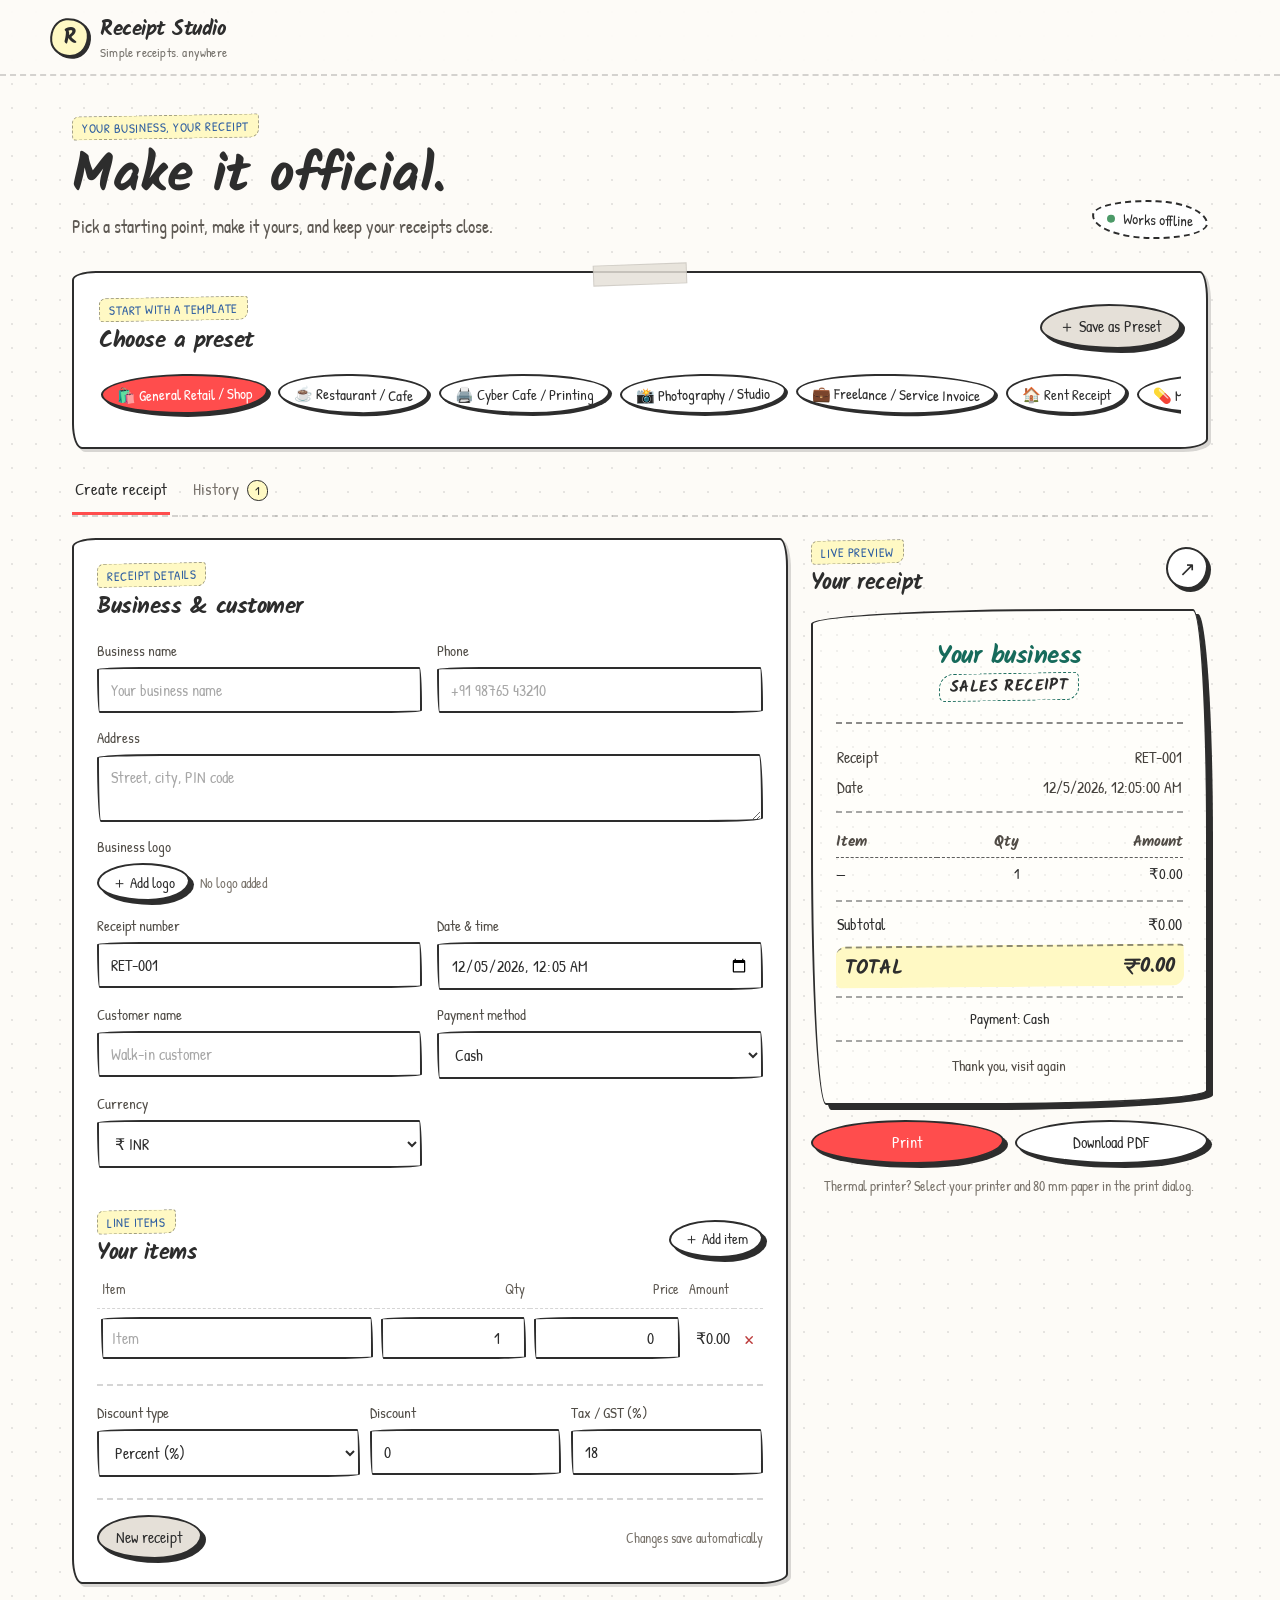
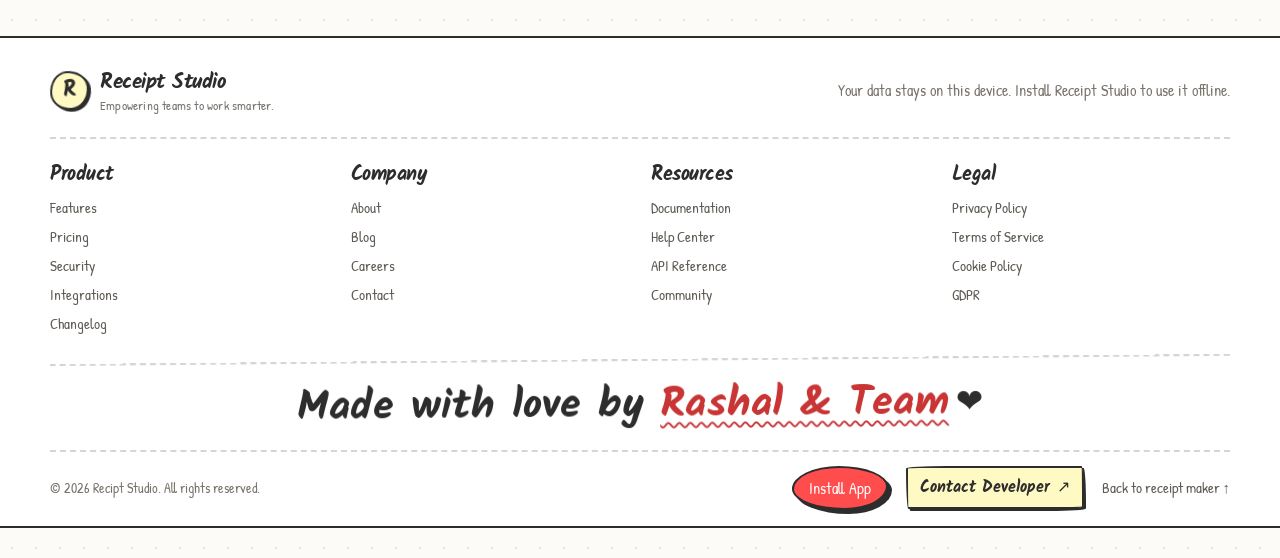
<file: index.html>
<!doctype html>
<html lang="en">
<head>
  <meta charset="utf-8">
  <meta name="viewport" content="width=device-width, initial-scale=1">
  <meta name="theme-color" content="#fdfbf7">
  <meta name="description" content="Create, print, and share receipts offline.">
  <link rel="preconnect" href="https://fonts.googleapis.com">
  <link rel="preconnect" href="https://fonts.gstatic.com" crossorigin>
  <link href="https://fonts.googleapis.com/css2?family=Kalam:wght@400;700&family=Patrick+Hand&display=swap" rel="stylesheet">
  <link rel="manifest" href="manifest.json">
  <link rel="stylesheet" href="style.css">
  <title>Receipt Studio</title>
</head>
<body>
  <header class="topbar">
    <a class="brand" href="#receipt-maker" aria-label="Receipt Studio home"><span class="brand-mark">R</span><span>Receipt Studio<small>Simple receipts, anywhere</small></span></a>
  </header>

  <main class="app-shell">
    <section id="receipt-maker" class="intro">
      <div><p class="eyebrow">YOUR BUSINESS, YOUR RECEIPT</p><h1>Make it official.</h1><p class="intro-copy">Pick a starting point, make it yours, and keep your receipts close.</p></div>
      <div class="offline-badge"><span></span> Works offline</div>
    </section>

    <section class="preset-panel panel" aria-labelledby="presetHeading">
      <div class="section-heading"><div><p class="eyebrow">START WITH A TEMPLATE</p><h2 id="presetHeading">Choose a preset</h2></div><button id="savePresetButton" type="button" class="button button-quiet">＋ Save as Preset</button></div>
      <div id="presetChips" class="preset-chips" role="group" aria-label="Receipt presets"></div>
      <div class="custom-fields-wrap" id="customFieldsWrap" hidden><p class="field-title">Fields to include</p><div id="customFieldChoices" class="custom-field-choices"></div><button id="addCustomFieldButton" class="text-button" type="button">＋ Add a field</button></div>
      <div id="savedPresetsWrap" class="saved-presets" hidden><span>Your saved presets</span><div id="savedPresets"></div></div>
    </section>

    <nav class="tabs" aria-label="App sections">
      <button class="tab active" type="button" data-tab="create" aria-selected="true">Create receipt</button>
      <button class="tab" type="button" data-tab="history" aria-selected="false">History <span id="historyCount" class="count-badge">0</span></button>
    </nav>

    <section id="createTab" class="tab-content">
      <div class="workspace">
        <form id="receiptForm" class="editor panel" autocomplete="on">
          <div class="section-heading compact"><div><p class="eyebrow">RECEIPT DETAILS</p><h2>Business & customer</h2></div></div>
          <div class="form-grid">
            <label>Business name<input name="businessName" type="text" placeholder="Your business name" required></label>
            <label>Phone<input name="phone" type="tel" placeholder="+91 98765 43210"></label>
            <label class="span-2">Address<textarea name="address" rows="2" placeholder="Street, city, PIN code"></textarea></label>
            <div class="logo-field span-2">
              <span class="logo-label">Business logo</span>
              <div class="logo-controls">
                <input id="logoUpload" type="file" accept="image/png,image/jpeg,image/webp,image/gif" hidden>
                <button id="addLogoButton" class="button button-small button-outline" type="button">＋ Add logo</button>
                <button id="removeLogoButton" class="button button-small button-quiet" type="button" hidden>Remove logo</button>
                <span id="logoStatus" class="logo-status">No logo added</span>
              </div>
            </div>
            <label>Receipt number<input id="receiptNumber" name="receiptNumber" type="text"></label>
            <label>Date & time<input id="receiptDate" name="receiptDate" type="datetime-local"></label>
            <label>Customer name<input id="customerName" name="customerName" type="text" placeholder="Walk-in customer"></label>
            <label>Payment method<select id="paymentMethod" name="paymentMethod"><option>Cash</option><option>UPI</option><option>Card</option><option>Other</option></select></label>
            <label>Currency<select id="currency" name="currency"><option value="₹">₹ INR</option><option value="$">$ USD</option><option value="€">€ EUR</option><option value="£">£ GBP</option><option value="¥">¥ JPY / CNY</option><option value="AED">AED</option></select></label>
          </div>

          <div id="extraFields" class="extra-fields"></div>

          <div class="items-heading"><div><p class="eyebrow">LINE ITEMS</p><h3>Your items</h3></div><button id="addItemButton" class="button button-small button-outline" type="button">＋ Add item</button></div>
          <div class="table-scroll">
            <table class="items-table">
              <thead><tr><th id="itemNameHeading">Item</th><th id="quantityHeading">Qty</th><th id="priceHeading">Price</th><th class="amount-heading">Amount</th><th aria-label="Actions"></th></tr></thead>
              <tbody id="itemsBody"></tbody>
            </table>
          </div>

          <div class="totals-editor">
            <label>Discount type<select id="discountType"><option value="percent">Percent (%)</option><option value="flat">Flat amount</option></select></label>
            <label>Discount<input id="discountValue" type="number" min="0" step="0.01" value="0"></label>
            <label>Tax / GST (%)<input id="taxRate" type="number" min="0" step="0.01" value="0"></label>
          </div>

          <div class="editor-actions">
            <button id="newReceiptButton" type="button" class="button button-quiet">New receipt</button>
            <span class="autosave-note">Changes save automatically</span>
          </div>
        </form>

        <aside class="preview-column">
          <div class="preview-toolbar"><div><p class="eyebrow">LIVE PREVIEW</p><h2>Your receipt</h2></div><button id="shareButton" type="button" class="icon-button" aria-label="Share receipt" title="Share receipt">↗</button></div>
          <article id="receiptPreview" class="receipt-preview" aria-live="polite"></article>
          <div class="preview-actions">
            <button id="printButton" type="button" class="button button-primary">Print</button>
            <button id="pdfButton" type="button" class="button button-outline">Download PDF</button>
          </div>
          <p class="pdf-note">Thermal printer? Select your printer and 80 mm paper in the print dialog.</p>
        </aside>
      </div>
    </section>

    <section id="historyTab" class="tab-content" hidden>
      <div class="history-panel panel">
        <div class="section-heading"><div><p class="eyebrow">YOUR SAVED RECEIPTS</p><h2>Receipt history</h2></div>
          <label class="filter-label">Filter by preset<select id="historyFilter"><option value="all">All presets</option></select></label>
        </div>
        <div id="historyList" class="history-list"></div>
      </div>
    </section>
    <p id="statusMessage" class="status-message" role="status" aria-live="polite"></p>
    <footer class="site-footer">
      <div class="footer-brand">
        <a class="brand" href="#receipt-maker" aria-label="Receipt Studio home"><span class="brand-mark">R</span><span>Receipt Studio<small>Empowering teams to work smarter.</small></span></a>
        <p>Your data stays on this device. Install Receipt Studio to use it offline.</p>
      </div>
      <div class="footer-links">
        <section aria-labelledby="footer-product"><h2 id="footer-product">Product</h2><ul>
          <li><a href="page.html?topic=features">Features</a></li><li><a href="page.html?topic=pricing">Pricing</a></li><li><a href="page.html?topic=security">Security</a></li><li><a href="page.html?topic=integrations">Integrations</a></li><li><a href="page.html?topic=changelog">Changelog</a></li>
        </ul></section>
        <section aria-labelledby="footer-company"><h2 id="footer-company">Company</h2><ul>
          <li><a href="page.html?topic=about">About</a></li><li><a href="page.html?topic=blog">Blog</a></li><li><a href="page.html?topic=careers">Careers</a></li><li><a href="page.html?topic=contact">Contact</a></li>
        </ul></section>
        <section aria-labelledby="footer-resources"><h2 id="footer-resources">Resources</h2><ul>
          <li><a href="page.html?topic=documentation">Documentation</a></li><li><a href="page.html?topic=help-center">Help Center</a></li><li><a href="page.html?topic=api-reference">API Reference</a></li><li><a href="page.html?topic=community">Community</a></li>
        </ul></section>
        <section aria-labelledby="footer-legal"><h2 id="footer-legal">Legal</h2><ul>
          <li><a href="page.html?topic=privacy-policy">Privacy Policy</a></li><li><a href="page.html?topic=terms-of-service">Terms of Service</a></li><li><a href="page.html?topic=cookie-policy">Cookie Policy</a></li><li><a href="page.html?topic=gdpr">GDPR</a></li>
        </ul></section>
      </div>
      <p class="footer-credit">Made with love by <strong>Rashal &amp; Team</strong><span class="footer-heart" aria-label="love">❤️</span></p>
      <div class="footer-bottom">
        <span>© 2026 Recipt Studio. All rights reserved.</span>
        <div class="footer-bottom-actions">
          <div class="install-area">
            <button id="installButton" class="button button-install" type="button" hidden>Install App</button>
            <p id="iosHint" class="ios-hint" hidden>Tap Share → Add to Home Screen</p>
          </div>
          <a class="developer-link" href="https://rashal-dev.pages.dev/" target="_blank" rel="noopener noreferrer">Contact Developer <span aria-hidden="true">↗</span></a>
          <a href="index.html#receipt-maker">Back to receipt maker ↑</a>
        </div>
      </div>
    </footer>
  </main>

  <script src="app.js" defer></script>
</body>
</html>
</file>
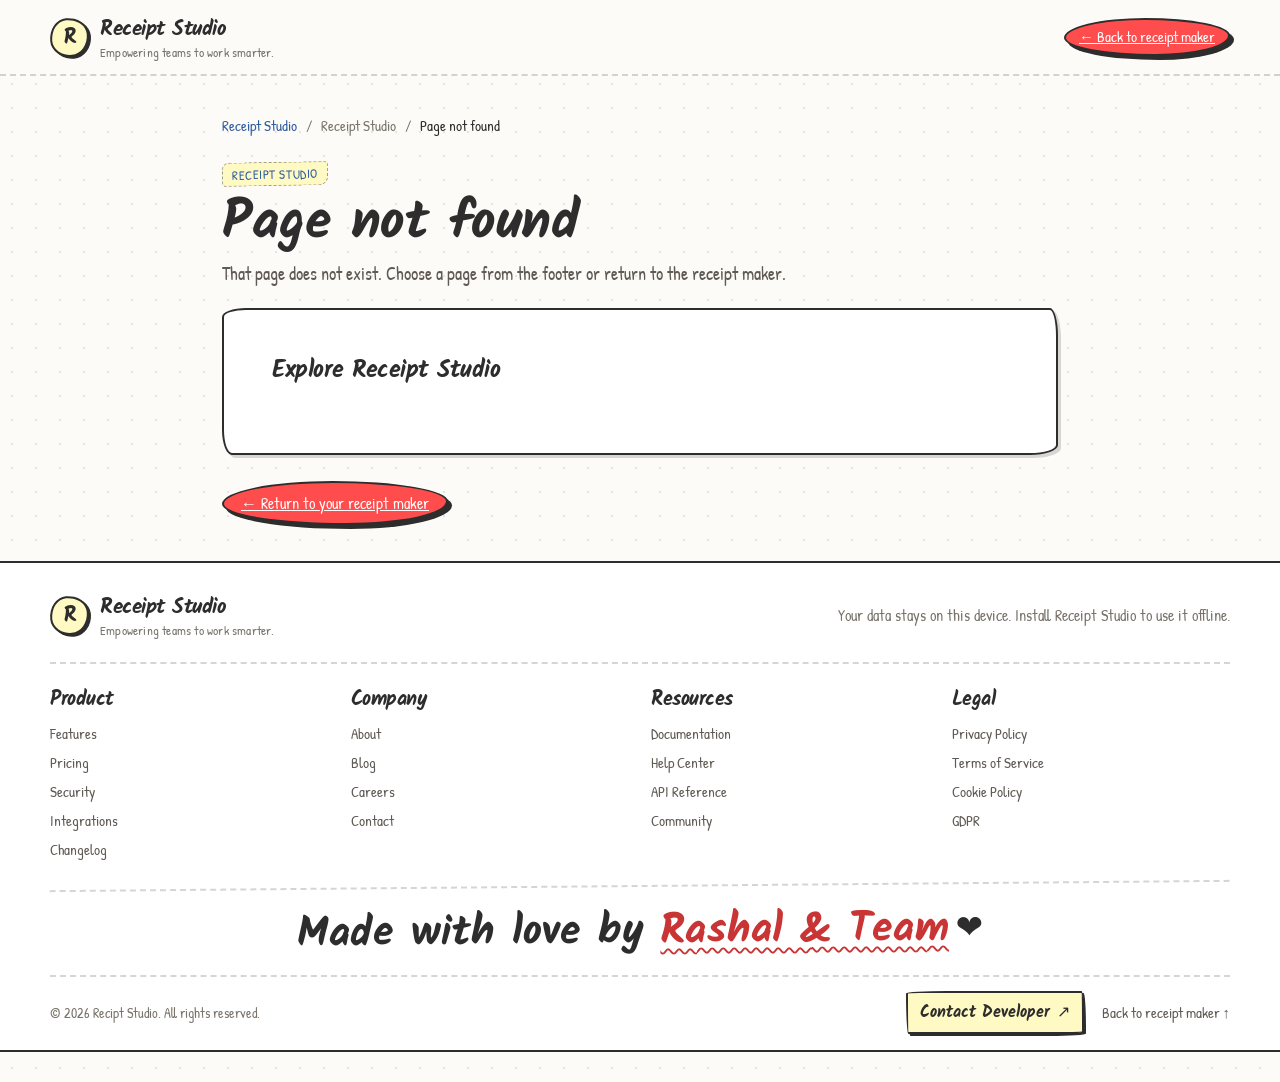
<file: page.html>
<!doctype html>
<html lang="en">
<head>
  <meta charset="utf-8">
  <meta name="viewport" content="width=device-width, initial-scale=1">
  <meta name="theme-color" content="#fdfbf7">
  <meta name="description" content="Learn about Receipt Studio.">
  <link rel="preconnect" href="https://fonts.googleapis.com">
  <link rel="preconnect" href="https://fonts.gstatic.com" crossorigin>
  <link href="https://fonts.googleapis.com/css2?family=Kalam:wght@400;700&family=Patrick+Hand&display=swap" rel="stylesheet">
  <link rel="manifest" href="manifest.json">
  <link rel="stylesheet" href="style.css">
  <title>Receipt Studio</title>
</head>
<body>
  <header class="topbar">
    <a class="brand" href="index.html#receipt-maker" aria-label="Return to the Receipt Studio receipt maker"><span class="brand-mark">R</span><span>Receipt Studio<small>Empowering teams to work smarter.</small></span></a>
    <a class="button button-primary button-small" href="index.html#receipt-maker">← Back to receipt maker</a>
  </header>
  <main class="app-shell info-page-shell">
    <section class="info-page-main">
      <nav class="info-page-breadcrumb" aria-label="Breadcrumb"><a href="index.html#receipt-maker">Receipt Studio</a><span aria-hidden="true">/</span><span id="breadcrumbCategory">Information</span><span aria-hidden="true">/</span><strong id="breadcrumbTitle">Page</strong></nav>
      <p id="pageCategory" class="eyebrow">RECEIPT STUDIO</p>
      <h1 id="pageTitle">Receipt Studio</h1>
      <p id="pageSummary" class="intro-copy"></p>
      <article id="pageContent" class="panel info-page-panel"></article>
      <div class="info-page-actions"><a class="button button-primary" href="index.html#receipt-maker">← Return to your receipt maker</a></div>
    </section>
    <footer id="siteFooter" class="site-footer info-page-footer"></footer>
  </main>
  <script src="pages.js" defer></script>
</body>
</html>
</file>
<file: style.css>
:root{
  color-scheme:light;
  font-family:"Patrick Hand","Comic Sans MS",cursive;
  color:#2d2d2d;
  background:#fdfbf7;
  font-synthesis:none;
  text-rendering:optimizeLegibility;
  --paper:#fdfbf7;
  --white:#fff;
  --ink:#2d2d2d;
  --muted:#77736d;
  --old-paper:#e5e0d8;
  --red:#ff4d4d;
  --blue:#2d5da1;
  --yellow:#fff9c4;
  --line:rgba(45,45,45,.72);
  --line-soft:rgba(45,45,45,.2);
  --wobbly:255px 15px 225px 15px / 15px 225px 15px 255px;
  --wobbly-md:24px 8px 28px 10px / 9px 28px 10px 25px;
  --sketch-shadow:4px 4px 0 #2d2d2d;
  --small-shadow:3px 3px 0 rgba(45,45,45,.18);
}

*{box-sizing:border-box}
html{scroll-behavior:smooth;scrollbar-width:none}
html::-webkit-scrollbar{display:none}
@view-transition{navigation:auto}
::view-transition-old(root){animation:page-exit .18s ease-in both}
::view-transition-new(root){animation:page-enter .32s cubic-bezier(.16,1,.3,1) both}
@keyframes page-exit{to{opacity:0;transform:translateY(-6px)}}
@keyframes page-enter{from{opacity:0;transform:translateY(8px)}to{opacity:1;transform:translateY(0)}}
body{
  margin:0;
  min-width:320px;
  min-height:100vh;
  background-color:var(--paper);
  background-image:radial-gradient(rgba(45,45,45,.11) .8px,transparent .9px);
  background-size:24px 24px;
}
button,input,select,textarea{font:inherit}
button{cursor:pointer}
[hidden]{display:none!important}

.topbar{
  min-height:76px;
  padding:12px max(22px,calc((100vw - 1180px)/2));
  display:flex;
  align-items:center;
  justify-content:space-between;
  gap:18px;
  background:rgba(253,251,247,.96);
  border-bottom:2px dashed var(--line-soft);
}
.brand{
  display:flex;
  align-items:center;
  gap:11px;
  color:var(--ink);
  text-decoration:none;
  font-family:"Kalam","Comic Sans MS",cursive;
  font-weight:700;
  font-size:21px;
  letter-spacing:-.5px;
}
.brand-mark{
  width:39px;
  height:39px;
  display:grid;
  place-items:center;
  background:var(--yellow);
  border:2px solid var(--ink);
  border-radius:45% 55% 48% 52% / 55% 45% 55% 45%;
  box-shadow:2px 2px 0 var(--ink);
  transform:rotate(-5deg);
  font-family:"Kalam",cursive;
  font-size:22px;
}
.brand small{
  display:block;
  color:var(--muted);
  font:400 13px "Patrick Hand","Comic Sans MS",cursive;
  letter-spacing:.2px;
  margin-top:-3px;
}
.install-area{display:flex;align-items:center;gap:12px}
.ios-hint{font-size:14px;color:var(--muted);margin:0}
.app-shell{max-width:1180px;margin:0 auto;padding:39px 22px 30px}
.intro{
  display:flex;
  align-items:flex-end;
  justify-content:space-between;
  gap:20px;
  margin-bottom:32px;
}
.eyebrow{
  display:inline-block;
  color:var(--blue);
  font-size:13px;
  font-weight:400;
  letter-spacing:.55px;
  margin:0 0 8px;
  padding:2px 9px;
  background:var(--yellow);
  border:1px dashed rgba(45,45,45,.45);
  border-radius:7px 3px 9px 4px;
  transform:rotate(-1deg);
}
h1,h2,h3,p{margin-top:0}
h1,h2,h3{
  font-family:"Kalam","Comic Sans MS",cursive;
  font-weight:700;
  letter-spacing:-.5px;
  line-height:1.12;
}
h1{font-size:clamp(38px,5vw,54px);margin-bottom:7px}
.intro-copy{color:#5f5a54;font-size:18px;margin:0}
.offline-badge{
  display:flex;
  align-items:center;
  gap:8px;
  padding:7px 13px;
  border:2px dashed var(--ink);
  border-radius:55% 45% 52% 48% / 43% 57% 44% 56%;
  color:var(--ink);
  font-size:15px;
  background:#fff;
  white-space:nowrap;
  transform:rotate(2deg);
}
.offline-badge span{width:8px;height:8px;border-radius:50%;background:#4c9a68}
.panel{
  position:relative;
  background:var(--white);
  border:2px solid var(--ink);
  border-radius:var(--wobbly-md);
  box-shadow:var(--small-shadow);
}
.preset-panel{padding:24px 25px 18px}
.preset-panel:before{
  content:"";
  position:absolute;
  top:-9px;
  left:50%;
  width:92px;
  height:19px;
  transform:translateX(-50%) rotate(-2deg);
  background:rgba(229,224,216,.83);
  border:1px solid rgba(45,45,45,.12);
}
.section-heading{display:flex;justify-content:space-between;align-items:center;gap:16px}
.section-heading h2,.preview-toolbar h2,.history-panel h2{font-size:23px;margin:0}
.preset-chips{
  display:flex;
  gap:10px;
  overflow-x:auto;
  padding:19px 2px 15px;
  scrollbar-width:thin;
  scrollbar-color:#aaa197 transparent;
}
.preset-chip{
  flex:0 0 auto;
  min-height:40px;
  border:2px solid var(--ink);
  background:#fff;
  border-radius:49% 51% 46% 54% / 48% 44% 56% 52%;
  padding:7px 14px;
  color:var(--ink);
  font-size:15px;
  box-shadow:2px 2px 0 var(--ink);
  transition:transform .12s ease,box-shadow .12s ease,background .12s ease,color .12s ease;
}
.preset-chip:nth-child(3n+1){transform:rotate(-1deg)}
.preset-chip:nth-child(3n+2){transform:rotate(1deg)}
.preset-chip:hover{background:var(--yellow);transform:rotate(-1deg) translateY(-2px)}
.preset-chip.active{
  border-color:var(--ink);
  background:var(--red);
  color:#fff;
  box-shadow:3px 3px 0 var(--ink);
}
.saved-presets{
  border-top:2px dashed var(--line-soft);
  padding-top:14px;
  display:flex;
  align-items:center;
  gap:12px;
  color:var(--muted);
  font-size:14px;
}
.saved-presets>div{display:flex;gap:8px;flex-wrap:wrap}
.saved-preset-chip{
  border:2px dashed var(--ink);
  background:var(--yellow);
  border-radius:var(--wobbly);
  padding:5px 10px;
  color:var(--ink);
  font-size:14px;
  box-shadow:2px 2px 0 rgba(45,45,45,.55);
}
.saved-preset-chip.active{background:#dce8f7;border-style:solid}
.delete-preset{border:0;background:none;color:var(--red);margin-left:5px;padding:0 2px;font-size:20px}
.custom-fields-wrap{
  border-top:2px dashed var(--line-soft);
  padding:14px 12px 10px;
  margin-top:5px;
  background:var(--yellow);
  border-radius:4px 12px 5px 10px;
  transform:rotate(-.25deg);
}
.field-title{font-size:16px;font-weight:700;margin:0 0 10px}
.custom-field-choices{display:flex;gap:8px 16px;flex-wrap:wrap}
.custom-field-choices label{display:flex;align-items:center;gap:6px;font-size:15px;color:#4c4944}
.custom-field-choices input{width:auto;accent-color:var(--blue)}
.text-button{border:0;background:none;color:var(--blue);font-size:15px;font-weight:700;padding:10px 0 0}
.tabs{
  display:flex;
  gap:20px;
  border-bottom:2px dashed var(--line-soft);
  margin:27px 0 21px;
}
.tab{
  border:0;
  border-bottom:3px solid transparent;
  background:none;
  padding:1px 3px 11px;
  color:#77716b;
  font-size:17px;
  transition:color .12s ease,transform .12s ease;
}
.tab:hover{color:var(--red);transform:rotate(-1deg)}
.tab.active{border-color:var(--red);color:var(--ink);font-weight:700}
.count-badge{
  display:inline-grid;
  place-items:center;
  min-width:21px;
  height:21px;
  padding:0 5px;
  border:1px solid var(--ink);
  border-radius:48% 52% 44% 56%;
  background:var(--yellow);
  color:var(--ink);
  font-size:13px;
  margin-left:4px;
}
.workspace{display:grid;grid-template-columns:minmax(0,1.35fr) minmax(0,.75fr);gap:23px;align-items:start}
.workspace>.editor,.workspace>.preview-column{min-width:0}
.editor{padding:23px}
.compact{margin-bottom:20px}
.form-grid{display:grid;grid-template-columns:1fr 1fr;gap:14px 15px}
.form-grid label,.extra-fields label,.totals-editor label{
  display:flex;
  flex-direction:column;
  gap:6px;
  font-size:15px;
  font-weight:700;
  color:#514d47;
}
.form-grid .span-2{grid-column:span 2}
.logo-field{display:flex;flex-direction:column;gap:6px;color:#514d47;font-size:15px;font-weight:700}
.logo-controls{display:flex;align-items:center;flex-wrap:wrap;gap:10px}
.logo-status{color:#79736b;font-size:14px;font-weight:400}
input,select,textarea{
  width:100%;
  min-width:0;
  border:2px solid var(--ink);
  border-radius:var(--wobbly);
  background:#fff;
  padding:10px 12px;
  color:var(--ink);
  font-size:16px;
  outline:none;
}
input::placeholder,textarea::placeholder{color:rgba(45,45,45,.42)}
input:focus,select:focus,textarea:focus{border-color:var(--blue);box-shadow:0 0 0 3px rgba(45,93,161,.16)}
textarea{resize:vertical}
.extra-fields{display:grid;grid-template-columns:1fr 1fr;gap:14px 15px;margin-top:15px}
.extra-fields .span-2{grid-column:span 2}
.items-heading{display:flex;justify-content:space-between;align-items:center;margin:27px 0 12px}
.items-heading h3{font-size:22px;margin:0}
.table-scroll{overflow-x:auto}
.items-table{width:100%;border-collapse:separate;border-spacing:0;min-width:440px}
.items-table th{text-align:left;color:#5c5750;font-size:14px;font-weight:700;padding:0 5px 10px}
.items-table td{border-top:1px dashed var(--line-soft);padding:8px 4px}
.items-table th:nth-child(n+2),.items-table td:nth-child(n+2){text-align:right}
.items-table td:first-child{width:42%}
.items-table input{padding:8px 9px}
.items-table input[type=number]{text-align:right}
.line-total{font-size:16px;font-weight:700;white-space:nowrap}
.remove-item{border:0;background:none;color:#bd3d3d;font-size:21px;line-height:1;padding:4px 5px}
.totals-editor{display:grid;grid-template-columns:1.1fr .8fr .8fr;gap:10px;margin-top:17px;padding-top:16px;border-top:2px dashed var(--line-soft)}
.editor-actions{display:flex;align-items:center;justify-content:space-between;gap:12px;margin-top:21px;padding-top:15px;border-top:2px dashed var(--line-soft)}
.autosave-note{color:#79736b;font-size:14px}
.preview-column{position:sticky;top:18px}
.preview-toolbar{display:flex;align-items:center;justify-content:space-between;margin:2px 0 13px}
.preview-toolbar h2{font-size:22px}
.icon-button{
  width:42px;
  height:42px;
  border:2px solid var(--ink);
  border-radius:47% 53% 48% 52% / 52% 46% 54% 48%;
  background:#fff;
  color:var(--ink);
  font-size:20px;
  box-shadow:3px 3px 0 var(--ink);
  transition:transform .12s ease,box-shadow .12s ease,background .12s ease;
}
.icon-button:hover{background:var(--yellow);transform:translate(2px,2px) rotate(4deg);box-shadow:1px 1px 0 var(--ink)}
.receipt-preview{
  --receipt-accent:var(--green);
  background-color:#fffefa;
  background-image:radial-gradient(rgba(45,45,45,.11) .65px,transparent .8px);
  background-size:16px 16px;
  border:2px solid var(--ink);
  border-radius:255px 15px 225px 15px / 15px 225px 15px 255px;
  padding:26px 23px 22px;
  box-shadow:5px 5px 0 var(--ink);
  font-family:"Patrick Hand","Comic Sans MS",cursive;
  font-size:16px;
  line-height:1.35;
  color:var(--ink);
  position:relative;
  overflow:hidden;
}
.receipt-head{text-align:center;border-bottom:2px dashed rgba(45,45,45,.55);padding:5px 0 15px;margin-bottom:10px}
.receipt-logo{display:block;width:auto;height:auto;max-width:100%;max-height:96px;object-fit:contain;margin:0 auto 8px}
.receipt-business{font-family:"Kalam","Patrick Hand",cursive;font-size:25px;font-weight:700;color:var(--receipt-accent);overflow-wrap:anywhere;margin:0 0 3px}
.receipt-title{display:inline-block;font-family:"Kalam","Patrick Hand",cursive;font-size:16px;font-weight:700;letter-spacing:.4px;margin:0 0 6px;padding:2px 10px;border:1px dashed var(--receipt-accent);border-radius:15px 5px 13px 6px;transform:rotate(-1deg)}
.receipt-contact{white-space:pre-line;color:#5e5952;font-size:14px;line-height:1.45}
.receipt-extra-line{display:flex;justify-content:space-between;gap:8px;padding:4px 1px;color:#45413c}
.receipt-extra-line strong{text-align:right;overflow-wrap:anywhere}
.receipt-section{border-bottom:2px dashed rgba(45,45,45,.42);padding:9px 0}
.receipt-items{width:100%;border-collapse:collapse;margin-top:5px}
.receipt-items th{font-family:"Kalam","Patrick Hand",cursive;font-size:15px;color:#514c46;text-align:left;padding:5px 0;border-bottom:1px dashed rgba(45,45,45,.5)}
.receipt-items th:nth-child(n+2),.receipt-items td:nth-child(n+2){text-align:right}
.receipt-items td{padding:6px 0;vertical-align:top;font-size:15px}
.receipt-item-name{overflow-wrap:anywhere;max-width:105px}
.receipt-total-line{display:flex;justify-content:space-between;gap:8px;padding:3px 1px}
.receipt-total-line.grand{font-family:"Kalam","Patrick Hand",cursive;font-size:20px;font-weight:700;border-top:2px dashed rgba(45,45,45,.55);margin-top:7px;padding:8px 9px 5px;background:var(--yellow);border-radius:10px 4px 12px 5px;transform:rotate(-.5deg)}
.receipt-payment{text-align:center;border-bottom:2px dashed rgba(45,45,45,.42);padding:11px 0;font-size:15px}
.receipt-footer{text-align:center;color:#514c46;line-height:1.45;padding:13px 3px 4px;white-space:pre-line;font-size:15px}
.receipt-signature{margin-top:24px;border-top:2px dashed #777;width:66%;padding-top:5px;text-align:center;margin-left:auto;font-size:14px}
.receipt-preview[data-layout="food"] .receipt-head{border-bottom:2px double var(--receipt-accent);padding-bottom:17px}
.receipt-preview[data-layout="studio"] .receipt-head{background:#f8e8f0;border-radius:47% 53% 8px 11px;margin:0 -10px 10px;padding:14px 10px}
.receipt-preview[data-layout="invoice"]{border-top:5px solid var(--receipt-accent)}
.receipt-preview[data-layout="formal"] .receipt-head{border-top:2px dashed var(--receipt-accent);padding-top:12px}
.receipt-preview[data-layout="medical"] .receipt-total-line.grand{color:var(--receipt-accent)}
.receipt-preview[data-layout="beauty"] .receipt-head{border-bottom-style:double}
.receipt-preview[data-layout="education"] .receipt-title{background:#e7eef8;color:var(--receipt-accent);display:inline-block;padding:4px 8px;border-radius:10px 3px 12px 5px}
.receipt-preview[data-layout="service"] .receipt-items td{padding-top:8px;padding-bottom:8px}
.preview-actions{display:grid;grid-template-columns:1fr 1fr;gap:11px;margin-top:15px}
.pdf-note{font-size:14px;color:#79736b;text-align:center;margin:12px 0}
.button{
  min-height:44px;
  border:2px solid var(--ink);
  border-radius:49% 51% 45% 55% / 52% 46% 54% 48%;
  padding:9px 17px;
  background:#fff;
  color:var(--ink);
  font-size:16px;
  font-weight:700;
  box-shadow:4px 4px 0 var(--ink);
  transition:transform .1s ease,box-shadow .1s ease,background .1s ease,color .1s ease;
}
.button:hover{background:var(--red);color:#fff;transform:translate(2px,2px);box-shadow:2px 2px 0 var(--ink)}
.button:active{transform:translate(4px,4px);box-shadow:none}
.button-primary,.button-install{background:var(--red);color:#fff}
.button-install{padding:8px 15px}
.button-outline{background:#fff}
.button-quiet{background:var(--old-paper)}
.button-quiet:hover{background:var(--blue);color:#fff}
.button-small{min-height:38px;padding:6px 13px;font-size:15px}
.history-panel{padding:25px}
.filter-label{display:flex;align-items:center;gap:10px;color:#5e5952;font-size:15px}
.filter-label select{width:auto;min-width:150px;padding:8px}
.history-list{display:grid;gap:13px;margin-top:22px}
.history-card{
  display:flex;
  justify-content:space-between;
  align-items:center;
  gap:15px;
  border:2px solid var(--ink);
  border-radius:var(--wobbly-md);
  padding:14px 17px;
  background:#fff;
  box-shadow:3px 3px 0 rgba(45,45,45,.2);
}
.history-card:nth-child(even){transform:rotate(.25deg)}
.history-card:nth-child(odd){transform:rotate(-.2deg)}
.history-main{min-width:0}.history-main h3{font-size:19px;margin:0 0 5px}.history-meta{font-size:14px;color:#77716b;margin:0}
.history-amount{font-size:19px;font-weight:700;white-space:nowrap}
.history-actions{display:flex;align-items:center;gap:8px}
.history-actions button{
  min-height:36px;
  border:2px solid var(--ink);
  border-radius:var(--wobbly);
  padding:6px 12px;
  background:var(--old-paper);
  color:var(--ink);
  font-size:14px;
  box-shadow:2px 2px 0 var(--ink);
}
.history-actions button:hover{background:var(--blue);color:#fff}
.history-actions .delete-history{background:#fff;color:#a43636}
.history-actions .delete-history:hover{background:var(--red);color:#fff}
.empty-state{text-align:center;padding:50px 15px;color:#77716b;font-size:18px}
.status-message{
  position:fixed;
  left:50%;
  bottom:20px;
  transform:translate(-50%,15px) rotate(-1deg);
  opacity:0;
  pointer-events:none;
  background:var(--yellow);
  color:var(--ink);
  border:2px solid var(--ink);
  border-radius:var(--wobbly);
  padding:11px 17px;
  font-size:16px;
  transition:.2s;
  z-index:10;
  box-shadow:4px 4px 0 var(--ink);
}
.status-message.visible{opacity:1;transform:translate(-50%,0) rotate(-1deg)}
.site-footer{
  width:100vw;
  margin-left:calc(50% - 50vw);
  margin-top:52px;
  padding:28px max(22px,calc((100vw - 1180px)/2)) 16px;
  background:#fff;
  border-top:2px solid var(--ink);
  border-bottom:2px solid var(--ink);
}
.footer-brand{display:flex;align-items:center;justify-content:space-between;gap:18px;padding-bottom:23px;border-bottom:2px dashed var(--line-soft)}
.footer-brand p{margin:0;color:#79736b;font-size:16px}
.footer-links{display:grid;grid-template-columns:repeat(4,minmax(0,1fr));gap:22px;padding:25px 0}
.footer-links h2{font-size:20px;margin:0 0 10px}
.footer-links ul{list-style:none;padding:0;margin:0;display:grid;gap:7px}
.footer-links a,.footer-bottom a{color:#5f5a54;text-decoration:none;font-size:15px}
.footer-links a:hover,.footer-bottom a:hover{color:var(--blue);text-decoration:underline;text-underline-offset:3px}
.footer-credit{
  margin:0;
  padding:20px 8px 18px;
  border-top:2px dashed var(--line-soft);
  color:var(--ink);
  text-align:center;
  font-family:"Kalam","Patrick Hand",cursive;
  font-size:clamp(24px,4.2vw,42px);
  font-weight:700;
  line-height:1.2;
  letter-spacing:.2px;
  transform:rotate(-.5deg);
}
.footer-credit strong{color:#c93434;text-decoration:underline;text-decoration-style:wavy;text-decoration-thickness:2px;text-underline-offset:5px}
.footer-heart{display:inline-block;margin-left:7px;font-family:system-ui,sans-serif;font-size:.78em;vertical-align:.05em}
.footer-bottom{display:flex;align-items:center;justify-content:space-between;gap:14px;padding-top:14px;border-top:2px dashed var(--line-soft);color:#79736b;font-size:14px}
.footer-bottom-actions{display:flex;align-items:center;flex-wrap:wrap;gap:18px}
.footer-bottom-actions .ios-hint{margin:0}
.footer-bottom .developer-link{
  display:inline-flex;
  align-items:center;
  gap:7px;
  padding:7px 12px;
  border:2px solid var(--ink);
  border-radius:var(--wobbly);
  background:var(--yellow);
  color:var(--ink);
  font-family:"Kalam","Patrick Hand",cursive;
  font-size:16px;
  font-weight:700;
  box-shadow:2px 2px 0 var(--ink);
}
.footer-bottom .developer-link:hover{background:var(--red);color:#fff;text-decoration:none}
.info-page-shell{max-width:880px}
.info-page-main{min-height:42vh}
.intro#receipt-maker{scroll-margin-top:20px}
.info-page-breadcrumb{display:flex;align-items:center;flex-wrap:wrap;gap:9px;margin:0 0 26px;color:#79736b;font-size:15px}
.info-page-breadcrumb a{color:var(--blue);text-decoration:none}
.info-page-breadcrumb a:hover{text-decoration:underline;text-underline-offset:3px}
.info-page-breadcrumb strong{color:var(--ink)}
.info-page-panel{padding:clamp(24px,5vw,48px);margin-top:22px}
.info-page-panel h2{font-size:24px}
.info-page-panel p{font-size:18px;line-height:1.6;color:#514d47}
.info-page-links{display:flex;flex-wrap:wrap;gap:10px;list-style:none;padding:0;margin:0}
.info-page-links a{display:block;padding:8px 12px;border:1px dashed var(--ink);border-radius:var(--wobbly);color:var(--blue);font-size:16px;text-decoration:none}
.info-page-links a:hover,.info-page-links a[aria-current="page"]{background:var(--yellow)}
.info-page-actions{display:flex;flex-wrap:wrap;gap:12px;margin-top:26px}
.info-page-footer{margin-top:36px}
@media(prefers-reduced-motion:reduce){
  html{scroll-behavior:auto}
  ::view-transition-old(root),::view-transition-new(root){animation:none}
}

@media(max-width:850px){
  .workspace{grid-template-columns:minmax(0,1fr) minmax(280px,.82fr);gap:16px}
  .editor{padding:18px}
  .receipt-preview{padding:23px 18px}
  .footer-links{grid-template-columns:repeat(2,minmax(0,1fr))}
}
@media(max-width:700px){
  .app-shell{padding:29px 15px 22px}
  .topbar{min-height:66px;padding:9px 15px}
  .intro{align-items:flex-start;gap:12px}
  .offline-badge{margin-top:5px;font-size:13px;padding:7px 10px}
  .workspace{grid-template-columns:minmax(0,1fr)}
  .preview-column{position:static;grid-row:1}
  .receipt-preview{width:100%;max-width:420px;margin:0 auto}
  .preview-toolbar{max-width:420px;margin:0 auto 12px}
  .preview-actions,.pdf-note{max-width:420px;margin-left:auto;margin-right:auto}
  .editor{grid-row:2}
  .preset-panel{padding:19px 16px 15px}
  .section-heading{align-items:flex-start}
  .button-quiet{white-space:nowrap}
  .saved-presets{align-items:flex-start;flex-direction:column;gap:8px}
  .history-panel{padding:18px}
  .history-card{align-items:flex-start;flex-wrap:wrap}
  .history-actions{width:100%}
  .footer-brand{align-items:flex-start;flex-direction:column}
  .site-footer{padding:22px 17px 14px}
  .footer-bottom{align-items:flex-start;flex-direction:column}
  .footer-bottom-actions{align-items:flex-start;flex-direction:column;gap:12px}
}
@media(max-width:460px){
  .intro{display:block}
  .offline-badge{display:inline-flex;margin-top:15px}
  .form-grid{gap:11px 9px}
  .form-grid label,.extra-fields label,.totals-editor label{font-size:14px}
  .form-grid input,.form-grid select,.form-grid textarea,.extra-fields input,.extra-fields select,.extra-fields textarea{font-size:15px;padding:9px}
  .editor{padding:15px}
  .section-heading h2{font-size:20px}
  .autosave-note{font-size:12px}
  .filter-label{align-items:flex-start;flex-direction:column;gap:5px}
}

@media print{
  @page{size:auto;margin:0}
  html,body{
    background:#fff!important;
    width:80mm;
    min-width:0;
    min-height:0;
    margin:0!important;
    padding:0!important;
  }
  body>.topbar{display:none!important}
  body>.app-shell{
    display:block!important;
    width:80mm;
    max-width:none;
    margin:0!important;
    padding:0!important;
  }
  .app-shell>:not(#createTab){display:none!important}
  #createTab{display:block!important}
  #createTab .workspace{display:block!important}
  #createTab .editor{display:none!important}
  #createTab .preview-column{display:block!important;position:static!important;width:80mm;margin:0!important;padding:0!important}
  #createTab .preview-column>:not(#receiptPreview){display:none!important}
  #receiptPreview{
    position:static;
    box-sizing:border-box;
    width:80mm;
    min-width:0;
    max-width:80mm;
    margin:0;
    padding:4mm;
    border:0;
    border-radius:0;
    box-shadow:none;
    color:#000!important;
    background:#fff!important;
    font-size:12px;
    line-height:1.3;
    overflow:visible;
  }
  #receiptPreview .receipt-head,#receiptPreview .receipt-section,#receiptPreview .receipt-payment,#receiptPreview .receipt-footer,#receiptPreview .receipt-signature{break-inside:avoid}
  #receiptPreview .receipt-extra-line{align-items:flex-start;gap:3mm}
  #receiptPreview .receipt-extra-line>*,#receiptPreview .receipt-total-line>*{min-width:0;overflow-wrap:anywhere}
  #receiptPreview .receipt-items{table-layout:fixed}
  #receiptPreview .receipt-items th:first-child,#receiptPreview .receipt-items td:first-child{width:48%;overflow-wrap:anywhere}
  #receiptPreview .receipt-items th:nth-child(2),#receiptPreview .receipt-items td:nth-child(2){width:14%}
  #receiptPreview .receipt-items th:nth-child(3),#receiptPreview .receipt-items td:nth-child(3){width:38%;overflow-wrap:anywhere}
  #receiptPreview .receipt-items tr{break-inside:avoid}
  #receiptPreview .receipt-logo{max-width:45mm;max-height:22mm}
  #receiptPreview .receipt-business{font-size:19px}
  #receiptPreview .receipt-title{font-size:13px}
  #receiptPreview .receipt-items th,#receiptPreview .receipt-items td{font-size:11px}
  #receiptPreview .receipt-total-line.grand{font-size:16px}
  #receiptPreview .receipt-footer{font-size:12px}
  #receiptPreview .receipt-business{color:#000!important}
  #receiptPreview .receipt-title{border-color:#555}
  #receiptPreview .receipt-total-line.grand{background:#f4f0df}
  #receiptPreview .receipt-items th,#receiptPreview .receipt-contact,#receiptPreview .receipt-extra-line,#receiptPreview .receipt-footer{color:#222}
}
</file>
